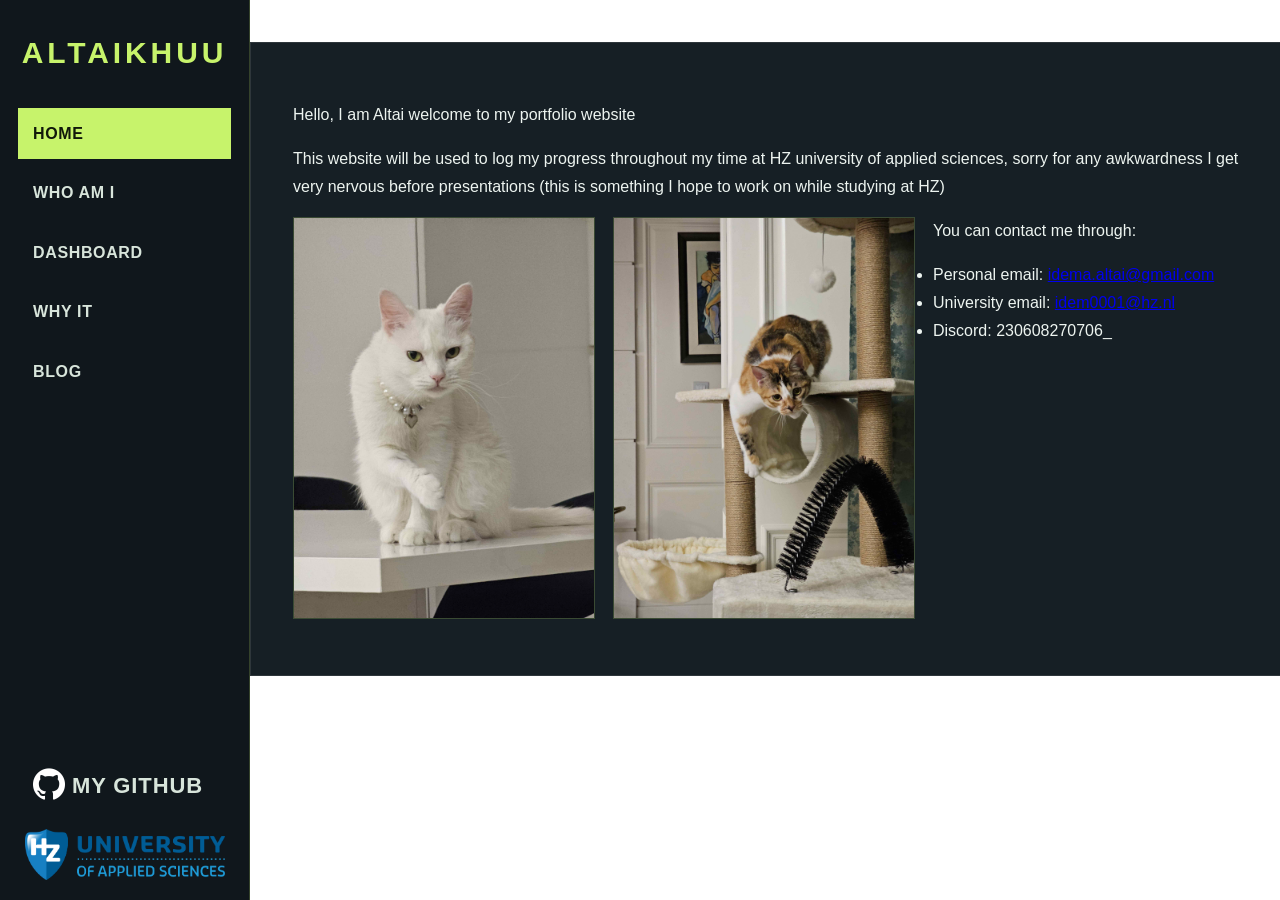
<file: index.html>
<html lang="en">

<head>
  <meta charset="UTF-8">
  <meta name="description" content="altaikhuus portfolio website">
  <title>Altaikhuus Website</title>
  <link rel="stylesheet" href="style.css">
</head>

<body class="index">

  <header>
    <h1>ALTAIKHUU</h1>
    <nav>
      <a href="index.html" class="active">HOME</a>
      <a href="aboutme.html">WHO AM I</a>
      <a href="dashboard.html">DASHBOARD</a>
      <a href="whyit.html">WHY IT</a>
      <a href="blog.html">BLOG</a>
    </nav>
    <nav class="socials"><a href="https://github.com/altaikhuuidema"><img src="images/github-light.png" alt=""
          class="icon"> MY GITHUB</a></nav>
  </header>

  <main>
    <p>Hello, I am Altai welcome to my portfolio website</p>
    <p>This website will be used to log my progress throughout my time at HZ university of applied sciences, sorry for
      any awkwardness I get very nervous before presentations (this is something I hope to work on while studying at HZ)</p>
    <img src="images/20250418_015048.jpg" alt="tsaganaa">
    <img src="images/20250418_015502.jpg" alt="sharka">

    <p>You can contact me through:</p>

    <ul>
      <li>Personal email: <a href="mailto:idema.altai@gmail.com">idema.altai@gmail.com</a></li>
      <li>University email: <a href="mailto:idem0001@hz.nl">idem0001@hz.nl</a></li>
      <li>Discord: 230608270706_</li>
    </ul>
  </main>

  
</body>

</html>
</file>
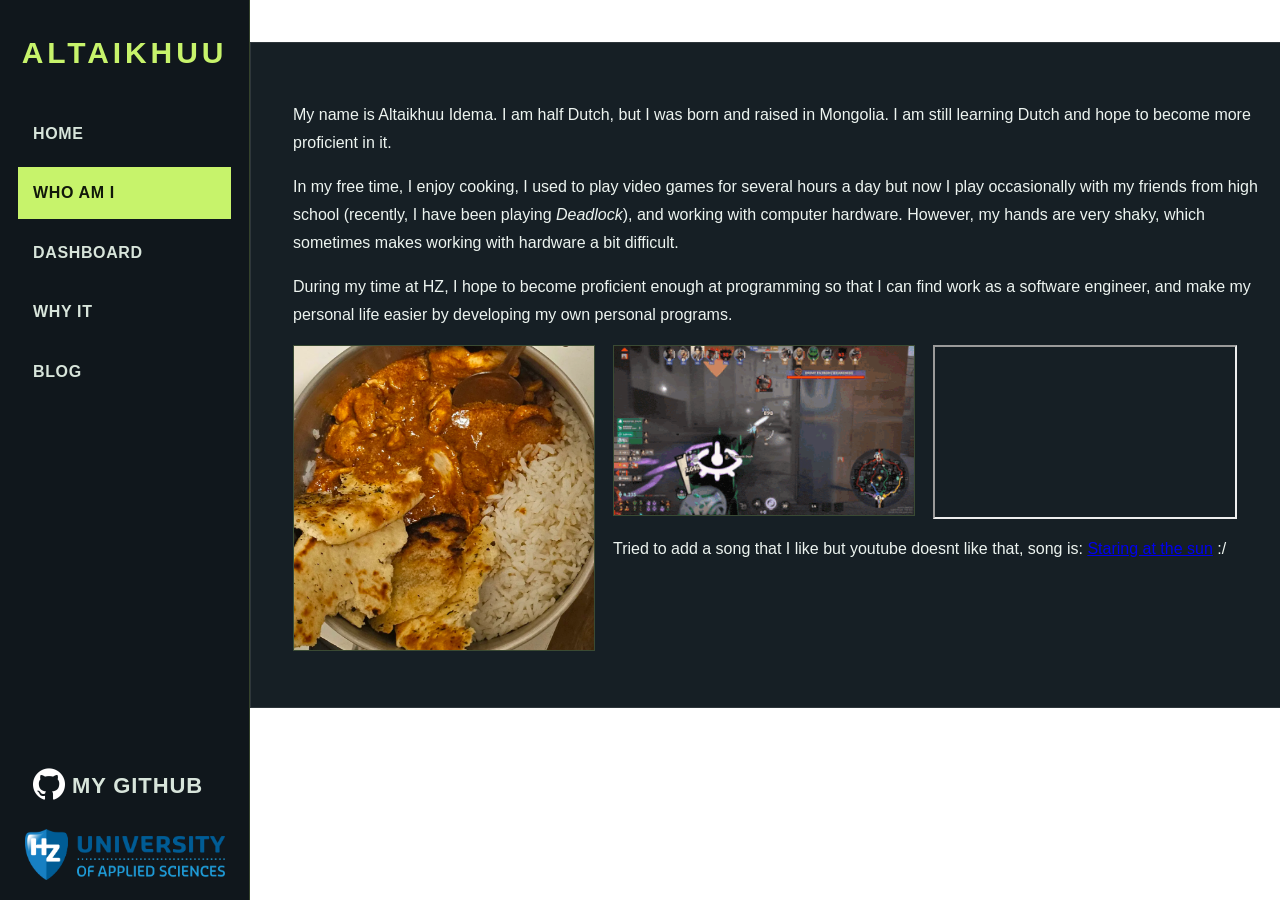
<file: aboutme.html>
<html lang="en">

<head>
  <meta charset="UTF-8">
  <meta name="description" content="altaikhuus about me">
  <title>Altaikhuus Website</title>
  <link rel="stylesheet" href="style.css">
</head>

<body class="other">

  <header>
    <h1>ALTAIKHUU</h1>
    <nav>
      <a href="index.html">HOME</a>
      <a href="aboutme.html" class="active">WHO AM I</a>
      <a href="dashboard.html">DASHBOARD</a>
      <a href="whyit.html">WHY IT</a>
      <a href="blog.html">BLOG</a>
    </nav>
    <nav class="socials"><a href="https://github.com/altaikhuuidema"><img src="images/github-light.png" alt=""
          class="icon"> MY GITHUB</a></nav>
  </header>

  <main>
    <p>
      My name is Altaikhuu Idema. I am half Dutch, but I was born and raised in Mongolia. I am still learning Dutch and
      hope to become more proficient in it.
    </p>

    <p>
      In my free time, I enjoy cooking, I used to play video games for several hours a day but now I play occasionally
      with my friends from high school (recently, I have been playing <em>Deadlock</em>), and working with computer
      hardware. However, my hands are very shaky, which sometimes makes working with hardware a bit difficult.
    </p>

    <p>
      During my time at HZ, I hope to become proficient enough at programming so that I can find work as a software
      engineer, and make my personal life easier by developing my own personal programs.
    </p>

    <iframe width="300" height="170" src="https://www.youtube.com/embed/njLNAZB63AM"
      title="My favourite song on YouTube"
      allow="accelerometer; autoplay; clipboard-write; encrypted-media; gyroscope; picture-in-picture; web-share"
      referrerpolicy="strict-origin-when-cross-origin" allowfullscreen>
    </iframe>

    <img src="images/butter chicken.png" alt="butterchicken">

    <img src="images/deadlock-deadlock-pocket.gif" alt="deadlock gif">

    <p>Tried to add a song that I like but youtube doesnt like that, song is: <a
        href="https://www.youtube.com/watch?v=njLNAZB63AM">Staring at the sun</a> :/</p>


  </main>

</body>

</html>
</file>
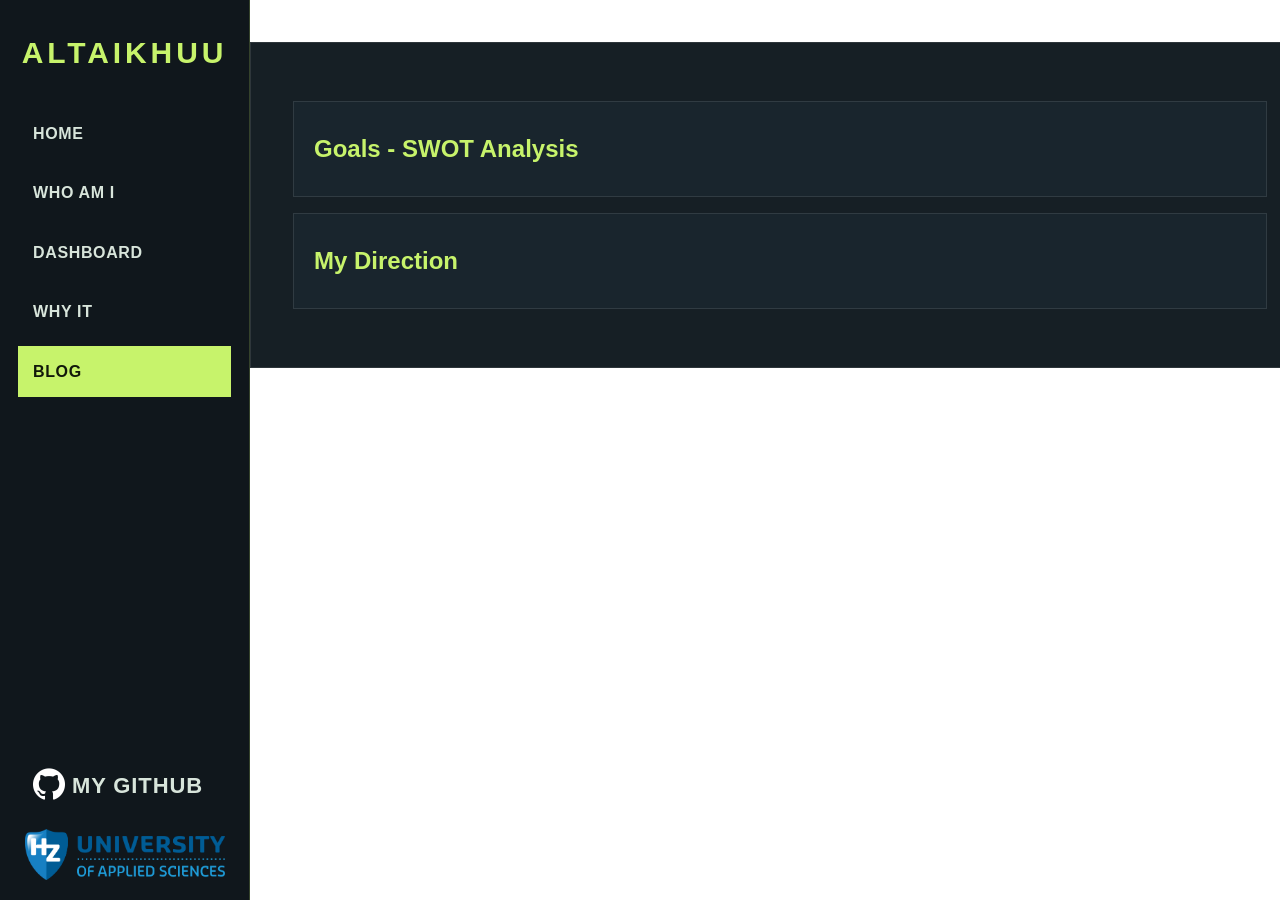
<file: blog.html>
<html lang="en">

<head>
    <meta charset="UTF-8">
    <meta name="description" content="altaikhuus reason for studying it">
    <title>Altaikhuus Website</title>
    <link rel="stylesheet" href="style.css">
</head>

<body class="other">

    <header>
        <h1>ALTAIKHUU</h1>
        <nav>
            <a href="index.html">HOME</a>
            <a href="aboutme.html">WHO AM I</a>
            <a href="dashboard.html">DASHBOARD</a>
            <a href="whyit.html">WHY IT</a>
            <a href="blog.html" class="active">BLOG</a>
        </nav>
        <nav class="socials"><a href="https://github.com/altaikhuuidema"><img src="images/github-light.png" alt=""
                    class="icon"> MY GITHUB</a></nav>
    </header>

    <main>
        <article class="blog-post">
            <h2><a href="goals.html">Goals - SWOT Analysis</a>
            </h2>
        </article>

        <article class="blog-post">
            <h2><a href="direction.html">My Direction</a>
            </h2>
        </article>

    </main>

</body>

</html>
</file>
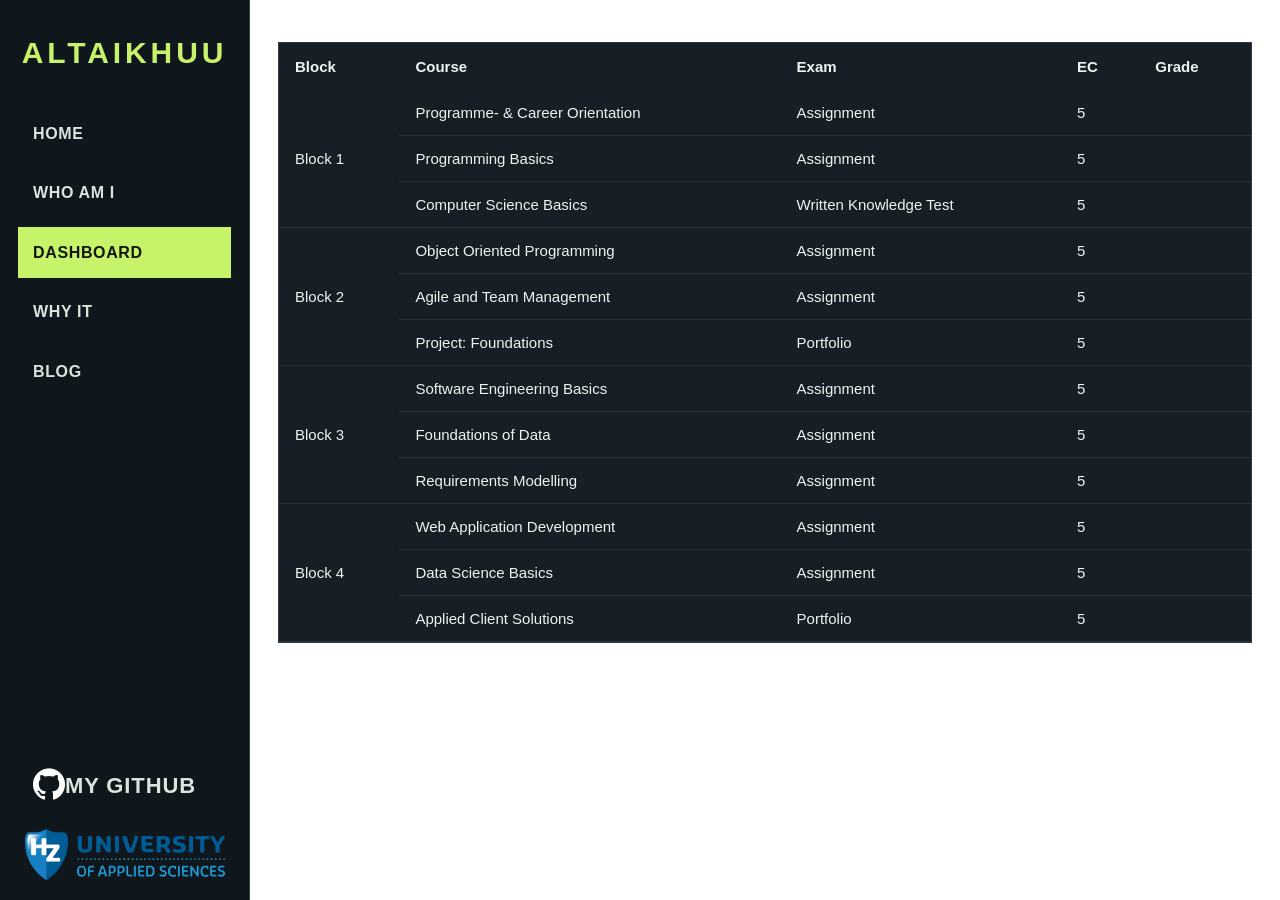
<file: dashboard.html>
<html lang="en">

<head>
  <meta charset="UTF-8">
  <meta name="description" content="altaikhuus reason for studying it">
  <title>Altaikhuus Website</title>
  <link rel="stylesheet" href="style.css">
</head>

<body class="other">

  <header>
    <h1>ALTAIKHUU</h1>
    <nav>
      <a href="index.html">HOME</a>
      <a href="aboutme.html">WHO AM I</a>
      <a href="dashboard.html" class="active">DASHBOARD</a>
      <a href="whyit.html">WHY IT</a>
      <a href="blog.html">BLOG</a>
    </nav>
        <nav class="socials"><a href="https://github.com/altaikhuuidema"><img src="images/github-light.png" alt="" class="icon">MY GITHUB</a></nav>
  </header>

  <table>
    <tr>
      <th>Block</th>
      <th>Course</th>
      <th>Exam</th>
      <th>EC</th>
      <th>Grade</th>
    </tr>
    <tr>
      <td rowspan="3">Block 1</td>
      <td>Programme- & Career Orientation</td>
      <td>Assignment</td>
      <td>5</td>
      <td></td>
    </tr>
    <tr>
      <td>Programming Basics</td>
      <td>Assignment</td>
      <td>5</td>
      <td></td>
    </tr>
    <tr>
      <td>Computer Science Basics</td>
      <td>Written Knowledge Test</td>
      <td>5</td>
      <td></td>
    </tr>

    <tr>
      <td rowspan="3">Block 2</td>
      <td>Object Oriented Programming</td>
      <td>Assignment</td>
      <td>5</td>
      <td></td>
    </tr>
    <tr>
      <td>Agile and Team Management</td>
      <td>Assignment</td>
      <td>5</td>
      <td></td>
    </tr>
    <tr>
      <td>Project: Foundations</td>
      <td>Portfolio</td>
      <td>5</td>
      <td></td>
    </tr>

    <tr>
      <td rowspan="3">Block 3</td>
      <td>Software Engineering Basics</td>
      <td>Assignment</td>
      <td>5</td>
      <td></td>
    </tr>
    <tr>
      <td>Foundations of Data</td>
      <td>Assignment</td>
      <td>5</td>
      <td></td>
    </tr>
    <tr>
      <td>Requirements Modelling</td>
      <td>Assignment</td>
      <td>5</td>
      <td></td>
    </tr>

    <tr>
      <td rowspan="3">Block 4</td>
      <td>Web Application Development</td>
      <td>Assignment</td>
      <td>5</td>
      <td></td>
    </tr>
    <tr>
      <td>Data Science Basics</td>
      <td>Assignment</td>
      <td>5</td>
      <td></td>
    </tr>
    <tr>
      <td>Applied Client Solutions</td>
      <td>Portfolio</td>
      <td>5</td>
      <td></td>
    </tr>
  </table>

</body>

</html>
</file>
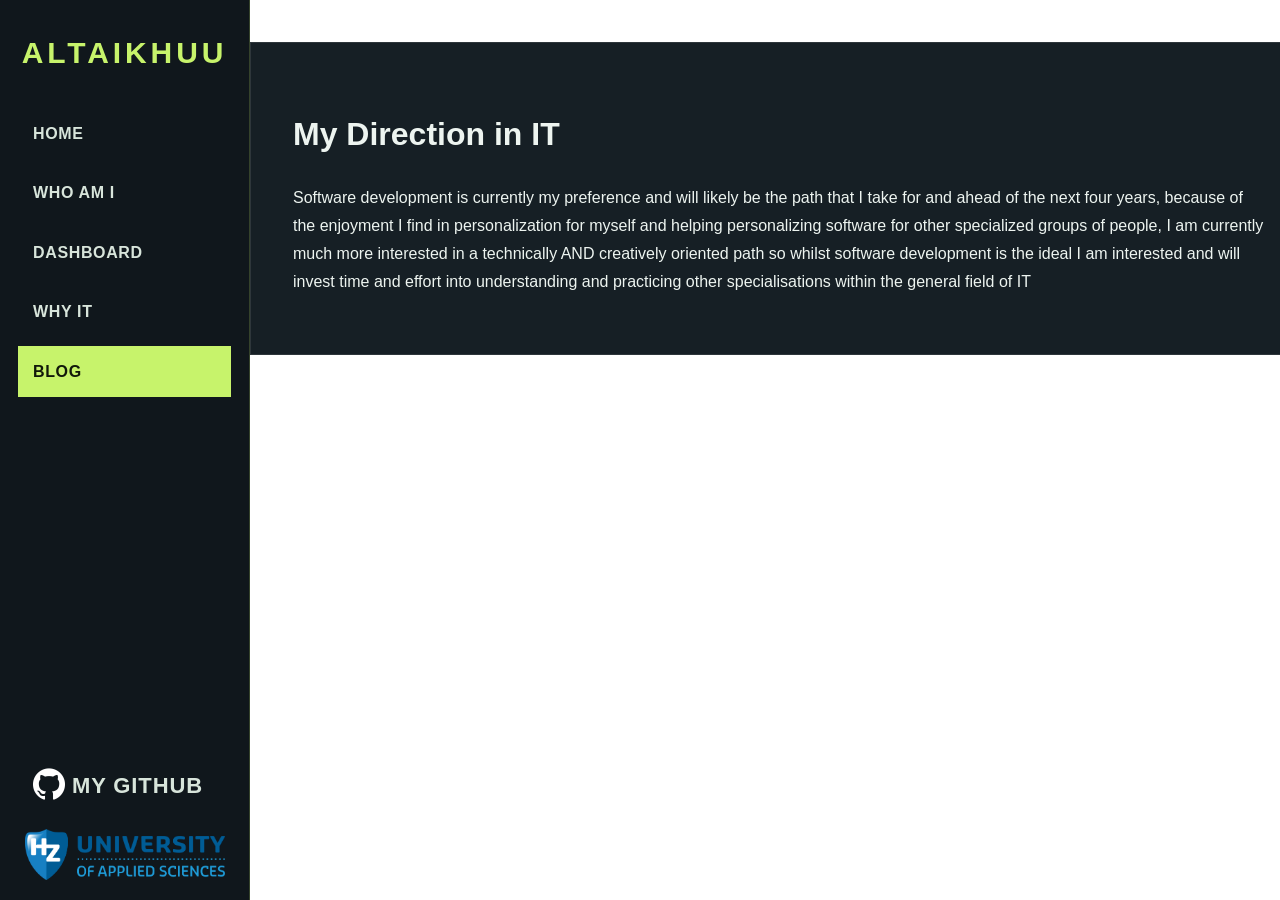
<file: direction.html>
<html lang="en">

<head>
    <meta charset="UTF-8">
    <meta name="description" content="altaikhuus reason for studying it">
    <title>Altaikhuus Website</title>
    <link rel="stylesheet" href="style.css">
</head>

<body class="other">

    <header>
        <h1>ALTAIKHUU</h1>
        <nav>
            <a href="index.html">HOME</a>
            <a href="aboutme.html">WHO AM I</a>
            <a href="dashboard.html">DASHBOARD</a>
            <a href="whyit.html">WHY IT</a>
            <a href="blog.html" class="active">BLOG</a>
        </nav>
        <nav class="socials"><a href="https://github.com/altaikhuuidema"><img src="images/github-light.png" alt=""
                    class="icon"> MY GITHUB</a></nav>
    </header>

    <main>
        <h1>My Direction in IT</h1>
        <p>Software development is currently my preference and will likely be the path that I take for
            and ahead of the next four years, because of the enjoyment I find in personalization for myself and helping
            personalizing software for other specialized groups of people, I am currently much more interested in a technically AND
            creatively
            oriented path so whilst software development is the ideal I am interested and will invest time and effort
            into understanding and practicing other specialisations within the general field of IT </p>
    </main>

</body>

</html>
</file>
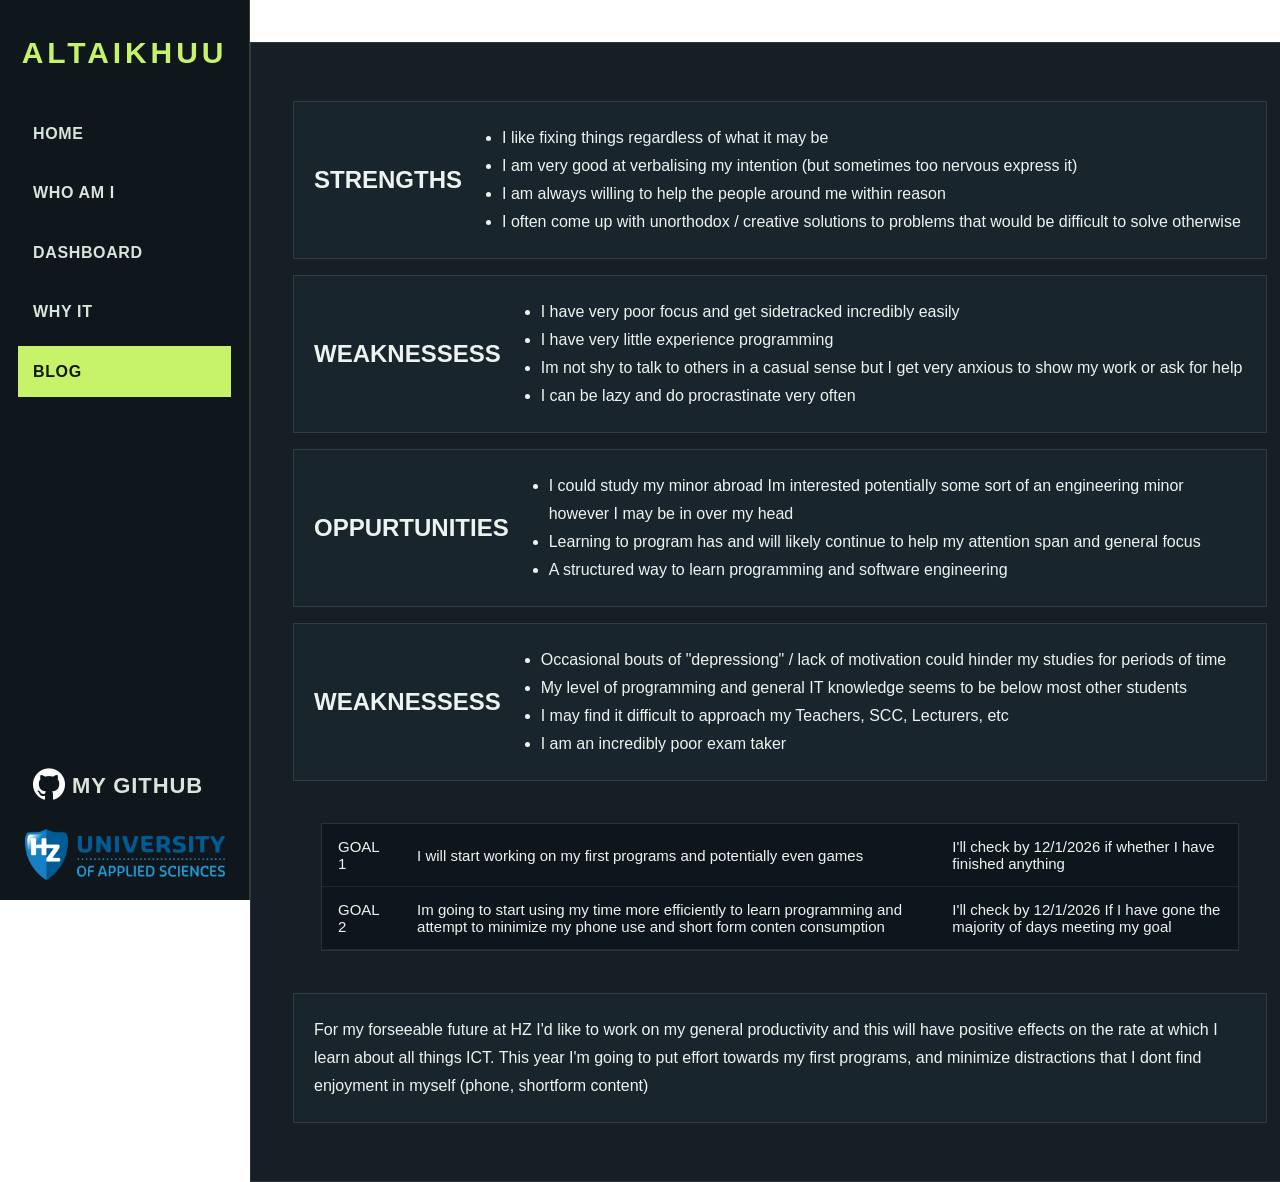
<file: goals.html>
<html lang="en">

<head>
    <meta charset="UTF-8">
    <meta name="description" content="altaikhuus portfolio website">
    <title>Altaikhuus Website</title>
    <link rel="stylesheet" href="style.css">
</head>

<body class="index">

    <header>
        <h1>ALTAIKHUU</h1>
        <nav>
            <a href="index.html">HOME</a>
            <a href="aboutme.html">WHO AM I</a>
            <a href="dashboard.html">DASHBOARD</a>
            <a href="whyit.html">WHY IT</a>
            <a href="blog.html" class="active">BLOG</a>
        </nav>
        <nav class="socials"><a href="https://github.com/altaikhuuidema"><img src="images/github-light.png" alt=""
                    class="icon"> MY GITHUB</a></nav>
    </header>


    <main>
        <article class="blog-post">
            <h1>STRENGTHS</h1>
            <ul>
                <li>I like fixing things regardless of what it may be</li>
                <li>I am very good at verbalising my intention (but sometimes too nervous express it)</li>
                <li>I am always willing to help the people around me within reason</li>
                <li>I often come up with unorthodox / creative solutions to problems that would be difficult to solve
                    otherwise</li>
            </ul>
        </article>

        <article class="blog-post">
            <h1>WEAKNESSESS</h1>
            <ul>
                <li>I have very poor focus and get sidetracked incredibly easily </li>
                <li>I have very little experience programming</li>
                <li>Im not shy to talk to others in a casual sense but I get very anxious to show my work or ask for
                    help </li>
                <li>I can be lazy and do procrastinate very often</li>
            </ul>
        </article>

        <article class="blog-post">
            <h1>OPPURTUNITIES</h1>
            <ul>
                <li>I could study my minor abroad Im interested potentially some sort of an engineering minor however I
                    may be in over my head</li>
                <li>Learning to program has and will likely continue to help my attention span and general focus</li>
                <li>A structured way to learn programming and software engineering</li>
            </ul>
        </article>

        <article class="blog-post">
            <h1>WEAKNESSESS</h1>
            <ul>
                <li>Occasional bouts of "depressiong" / lack of motivation could hinder my studies for periods of time
                </li>
                <li>My level of programming and general IT knowledge seems to be below most other students</li>
                <li>I may find it difficult to approach my Teachers, SCC, Lecturers, etc </li>
                <li>I am an incredibly poor exam taker</li>
            </ul>
        </article>

        <table>
            <tr>
                <td>GOAL 1</td>
                <td>I will start working on my first programs and potentially even games</td>
                <td>I'll check by 12/1/2026 if whether I have finished anything</td>
            </tr>
            <tr>
                <td>GOAL 2</td>
                <td>Im going to start using my time more efficiently to learn programming and attempt to minimize my
                    phone use and short form conten consumption</td>
                <td>I'll check by 12/1/2026 If I have gone the majority of days meeting my goal</td>
            </tr>
        </table>

        <article class="blog-post">
            <p>For my forseeable future at HZ I'd like to work on my general productivity and this will have positive
                effects on the rate at which I learn about all things ICT. This year I'm going to put effort towards my
                first programs, and minimize distractions that I dont find enjoyment in myself (phone, shortform
                content)</p>

        </article>

    </main>

</body>

</html>
</file>
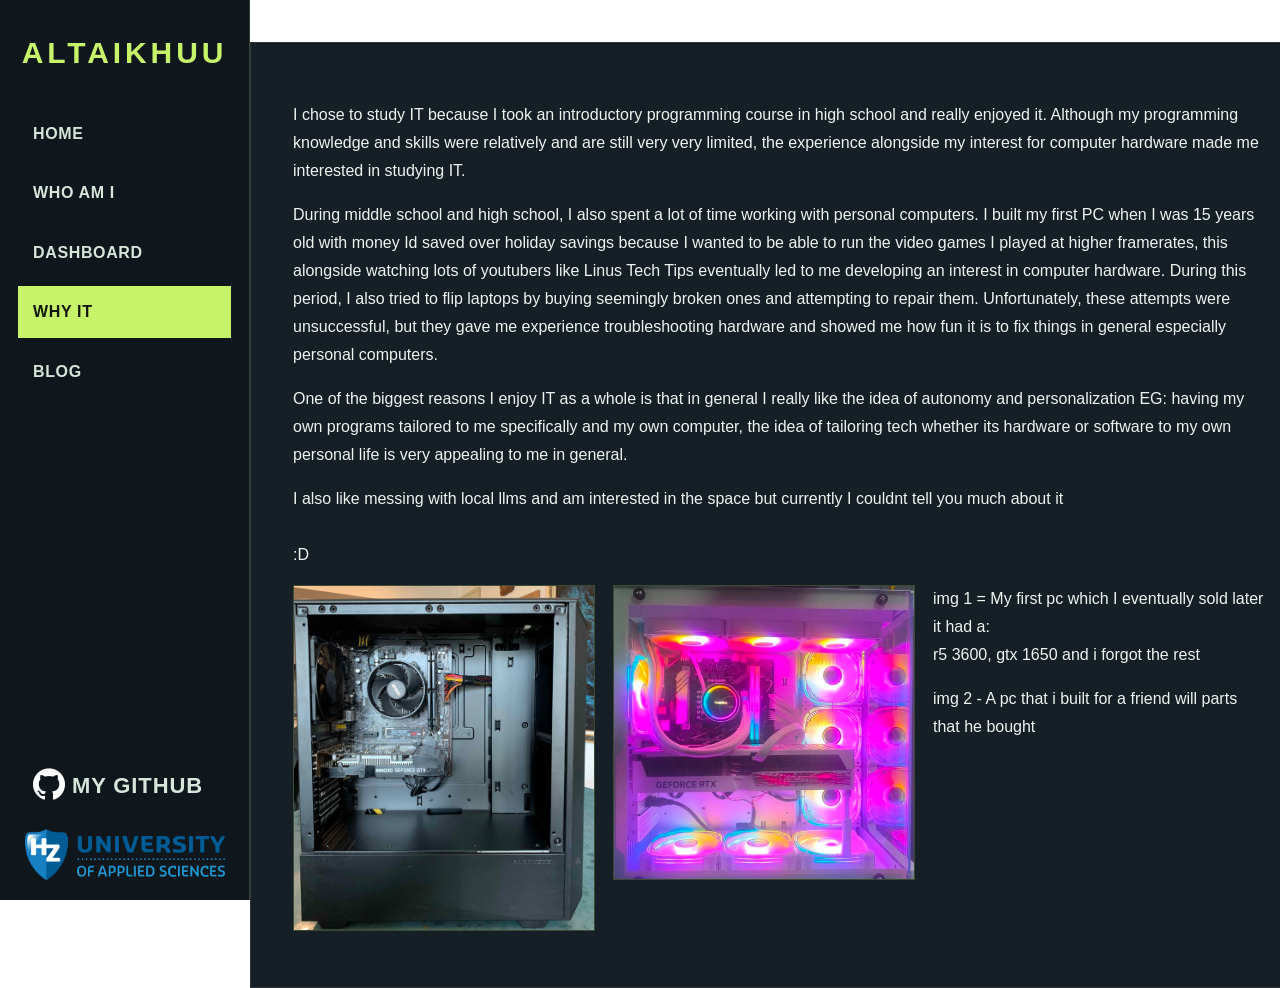
<file: whyit.html>
<html lang="en">

<head>
  <meta charset="UTF-8">
  <meta name="description" content="altaikhuus reason for studying it">
  <title>Altaikhuus Website</title>
  <link rel="stylesheet" href="style.css">
</head>

<body class="other">

  <header>
    <h1>ALTAIKHUU</h1>
    <nav>
      <a href="index.html">HOME</a>
      <a href="aboutme.html">WHO AM I</a>
      <a href="dashboard.html">DASHBOARD</a>
      <a href="whyit.html" class="active">WHY IT</a>
      <a href="blog.html">BLOG</a>
    </nav>
    <nav class="socials"><a href="https://github.com/altaikhuuidema"><img src="images/github-light.png" alt=""
          class="icon"> MY GITHUB</a></nav>
  </header>

  <main>
    <p>I chose to study IT because I took an introductory programming course in high school and really enjoyed it.
      Although my programming knowledge and skills were relatively and are still very very limited, the experience
      alongside my interest for computer hardware made me interested in studying IT.</p>

    <p>During middle school and high school, I also spent a lot of time working with personal computers. I built my
      first PC when I was 15 years old with money Id saved over holiday savings because I wanted to be able to run the
      video games I played at higher framerates, this alongside watching lots of youtubers like Linus Tech Tips
      eventually led to me developing an interest in computer hardware. During this period, I also tried to flip laptops
      by buying seemingly broken ones and attempting to repair them. Unfortunately, these attempts were unsuccessful,
      but they gave me experience troubleshooting hardware and showed me how fun it is to fix things in general
      especially personal computers.</p>

    <p>One of the biggest reasons I enjoy IT as a whole is that in general I really like the idea of autonomy and
      personalization EG: having my own programs tailored to me specifically and my own computer, the idea of tailoring
      tech whether its hardware or software to my own personal life is very appealing to me in general.
    <p>

    <p>I also like messing with local llms and am interested in the space but currently I couldnt tell you much about
      it<br><br> :D</p>

    <img src="images/first pc.jpg" alt="first pc">
    <img src="images/friends pc.png" alt="pc i built for friend">

    <p>img 1 = My first pc which I eventually sold later it had a: <br>r5 3600, gtx 1650 and i forgot the rest</p>

    <p>img 2 - A pc that i built for a friend will parts that he bought</p>
  </main>

</body>

</html>
</file>
<file: style.css>
:root {
  --panel: rgba(13, 22, 29, 0.96);
  --text: #edf4f0;
  --accent: #c7f36b;
  --accent-strong: #e5ff9b;
  --border: rgba(199, 243, 107, 0.2);
}

body {
  height: 100%;
  margin: 0;
  display: grid;
  grid-template-columns: 250px 1fr;
  align-items: start;
  color: var(--text);
  background-image:
    url("https://frutigeraeroarchive.org/images/wallpapers/perfect_hue/perfect_hue_134.jpg");
  background-position: center;
  background-size: cover;
  background-attachment: fixed;
  font-family: Arial, sans-serif;
  font-size: 16px;
  line-height: 1.6;
}

header {
  position: sticky;
  top: 0;
  height: 100vh;
  box-sizing: border-box;
  padding: 34px 18px;
  display: flex;
  flex-direction: column;
  background-color: rgba(7, 14, 19, .96);
  background-image: url("images/hzlogo_groot.png");
  background-repeat: no-repeat;
  background-position: center bottom 20px;
  background-size: 200px auto;
  border-right: 1px solid var(--border);
}

header h1 {
  margin: 0 0 36px;
  color: var(--accent);
  font-size: 30px;
  letter-spacing: .13em;
  line-height: 1.25;
  text-align: center;
  overflow-wrap: anywhere;
}

nav {
  display: flex;
  flex-direction: column;
  gap: 8px;
}

nav a {
  display: block;
  padding: 12px 14px;
  color: #d8e5db;
  text-decoration: none;
  font-size: 16px;
  font-weight: 700;
  letter-spacing: .04em;
  border: 1px solid transparent;
}

nav a:hover {
  color: var(--accent-strong);
  background: rgba(199, 243, 107, .09);
  border-color: var(--border);
}

nav a.active {
  color: #11180a;
  background: var(--accent);
  border-color: var(--accent);
}

.socials {
  margin-top: auto;
  margin-bottom: 50px;
  font-size: 28px;
}

.socials a {
  font-size: 22px;
}

.icon {
  margin-bottom: -7px;
  width: 32px;
  height: 32px;
}

main {
  width: min(100% - 56px, 1100px);
  margin: 42px auto;
  padding: clamp(22px, 4vw, 42px);
  background: var(--panel);
  border: 1px solid rgba(255, 255, 255, .1);
  line-height: 1.75;
  overflow: hidden;
}

main img {
  float: left;
  width: 300px;
  max-width: 38%;
  margin: 0 18px 14px 0;
  border: 1px solid var(--border);
}

table {
  width: calc(100% - 56px);
  max-width: 1100px;
  margin: 42px auto;
  background: var(--panel);
  border-spacing: 0;
  color: var(--text);
  font-size: 15px;
  border: 1px solid rgba(255, 255, 255, .12);
}

th {
  font-weight: 700;
  text-align: left;
  padding: 15px 16px;
}

td {
  padding: 14px 16px;
  border-bottom: 1px solid rgba(255, 255, 255, .08);
}

.blog-post {
  display: flex;
  align-items: center;
  margin: 16px 0;
  padding: 6px 20px;
  background: #19252d;
  border: 1px solid rgba(255, 255, 255, .1);
}

.blog-post a {
  color: var(--accent);
  text-decoration: none;
}
</file>
